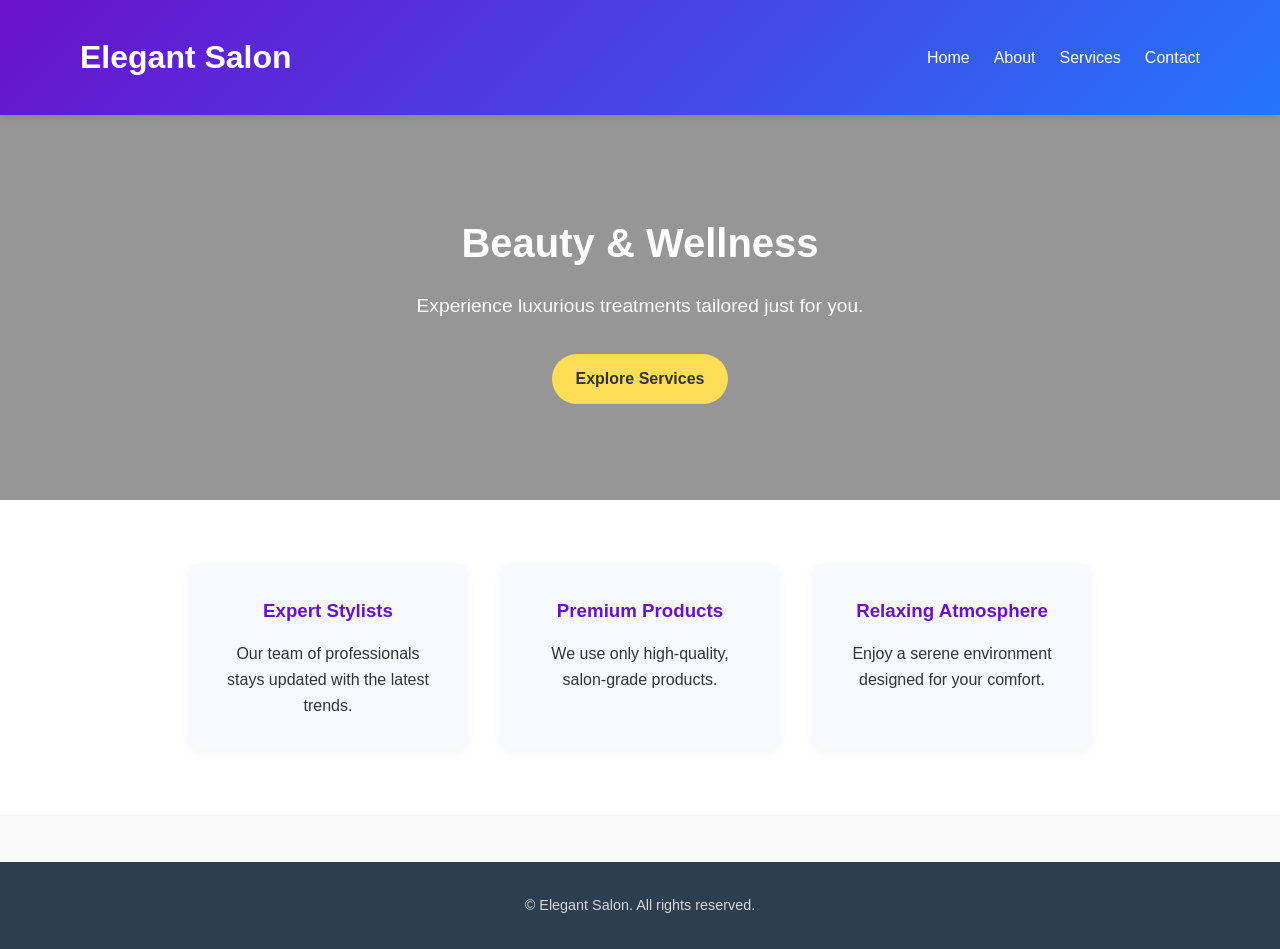
<file: index.html>
<!DOCTYPE html>
<html lang="en">
<head>
  <meta charset="UTF-8">
  <meta name="viewport" content="width=device-width, initial-scale=1.0">
  <title>Salon Website - Home</title>
  <link rel="stylesheet" href="style.css">
</head>
<body>
  <header>
    <div class="container">
      <h1>Elegant Salon</h1>
      <nav>
        <ul>
          <li><a href="index.html">Home</a></li>
          <li><a href="about.html">About</a></li>
          <li><a href="services.html">Services</a></li>
          <li><a href="contact.html">Contact</a></li>
        </ul>
      </nav>
    </div>
  </header>

  <section class="hero">
    <div class="container">
      <h2>Beauty & Wellness</h2>
      <p>Experience luxurious treatments tailored just for you.</p>
      <a href="services.html" class="btn">Explore Services</a>
    </div>
  </section>

  <section class="features">
    <div class="container">
      <div class="feature">
        <h3>Expert Stylists</h3>
        <p>Our team of professionals stays updated with the latest trends.</p>
      </div>
      <div class="feature">
        <h3>Premium Products</h3>
        <p>We use only high-quality, salon-grade products.</p>
      </div>
      <div class="feature">
        <h3>Relaxing Atmosphere</h3>
        <p>Enjoy a serene environment designed for your comfort.</p>
      </div>
    </div>
  </section>

  <footer>
    <div class="container">
      <p>&copy; <span id="year"></span> Elegant Salon. All rights reserved.</p>
    </div>
  </footer>

  <script src="script.js"></script>
</body>
</html>
</file>
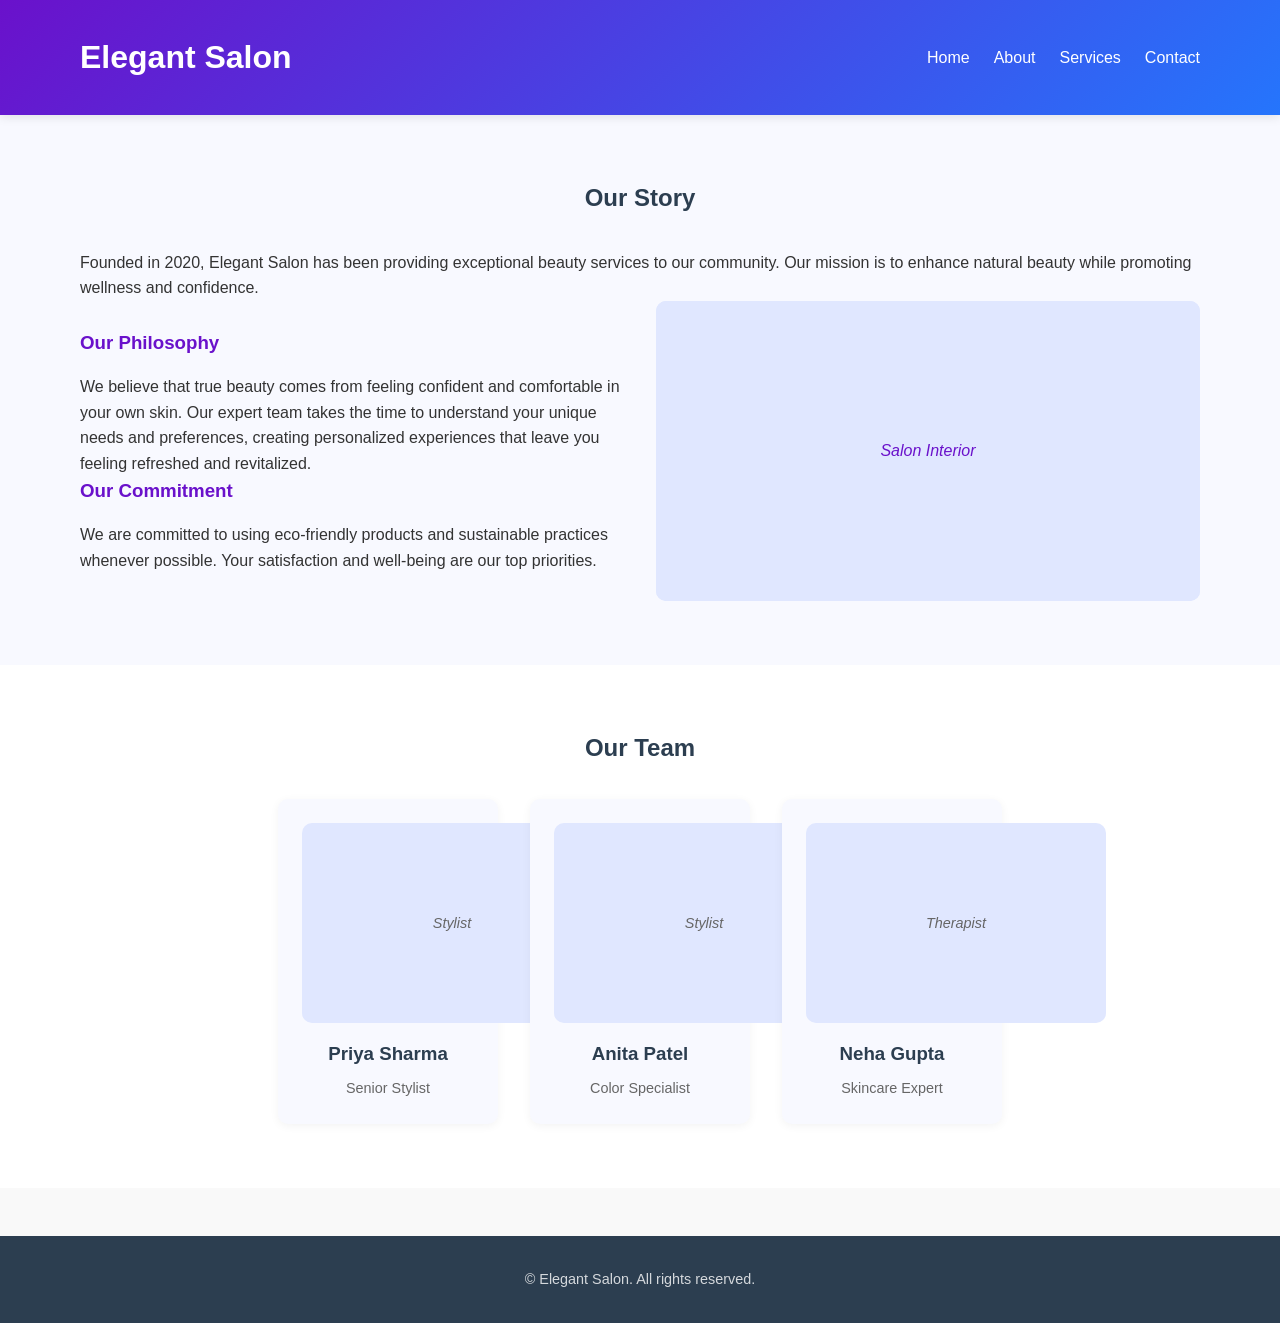
<file: about.html>
<!DOCTYPE html>
<html lang="en">
<head>
  <meta charset="UTF-8">
  <meta name="viewport" content="width=device-width, initial-scale=1.0">
  <title>About Us - Elegant Salon</title>
  <link rel="stylesheet" href="style.css">
</head>
<body>
  <header>
    <div class="container">
      <h1>Elegant Salon</h1>
      <nav>
        <ul>
          <li><a href="index.html">Home</a></li>
          <li><a href="about.html">About</a></li>
          <li><a href="services.html">Services</a></li>
          <li><a href="contact.html">Contact</a></li>
        </ul>
      </nav>
    </div>
  </header>

  <section class="about">
    <div class="container">
      <h2>Our Story</h2>
      <p>Founded in 2020, Elegant Salon has been providing exceptional beauty services to our community. Our mission is to enhance natural beauty while promoting wellness and confidence.</p>
      
      <div class="about-content">
        <div class="about-text">
          <h3>Our Philosophy</h3>
          <p>We believe that true beauty comes from feeling confident and comfortable in your own skin. Our expert team takes the time to understand your unique needs and preferences, creating personalized experiences that leave you feeling refreshed and revitalized.</p>
          
          <h3>Our Commitment</h3>
          <p>We are committed to using eco-friendly products and sustainable practices whenever possible. Your satisfaction and well-being are our top priorities.</p>
        </div>
        <div class="about-image">
          <!-- In a real implementation, this would be an actual image -->
          <div class="placeholder-image">
            <p>Salon Interior</p>
          </div>
        </div>
      </div>
    </div>
  </section>

  <section class="team">
    <div class="container">
      <h2>Our Team</h2>
      <div class="team-grid">
        <div class="team-member">
          <div class="placeholder-image">
            <p>Stylist</p>
          </div>
          <h3>Priya Sharma</h3>
          <p>Senior Stylist</p>
        </div>
        <div class="team-member">
          <div class="placeholder-image">
            <p>Stylist</p>
          </div>
          <h3>Anita Patel</h3>
          <p>Color Specialist</p>
        </div>
        <div class="team-member">
          <div class="placeholder-image">
            <p>Therapist</p>
          </div>
          <h3>Neha Gupta</h3>
          <p>Skincare Expert</p>
        </div>
      </div>
    </div>
  </section>

  <footer>
    <div class="container">
      <p>&copy; <span id="year"></span> Elegant Salon. All rights reserved.</p>
    </div>
  </footer>

  <script src="script.js"></script>
</body>
</html>
</file>
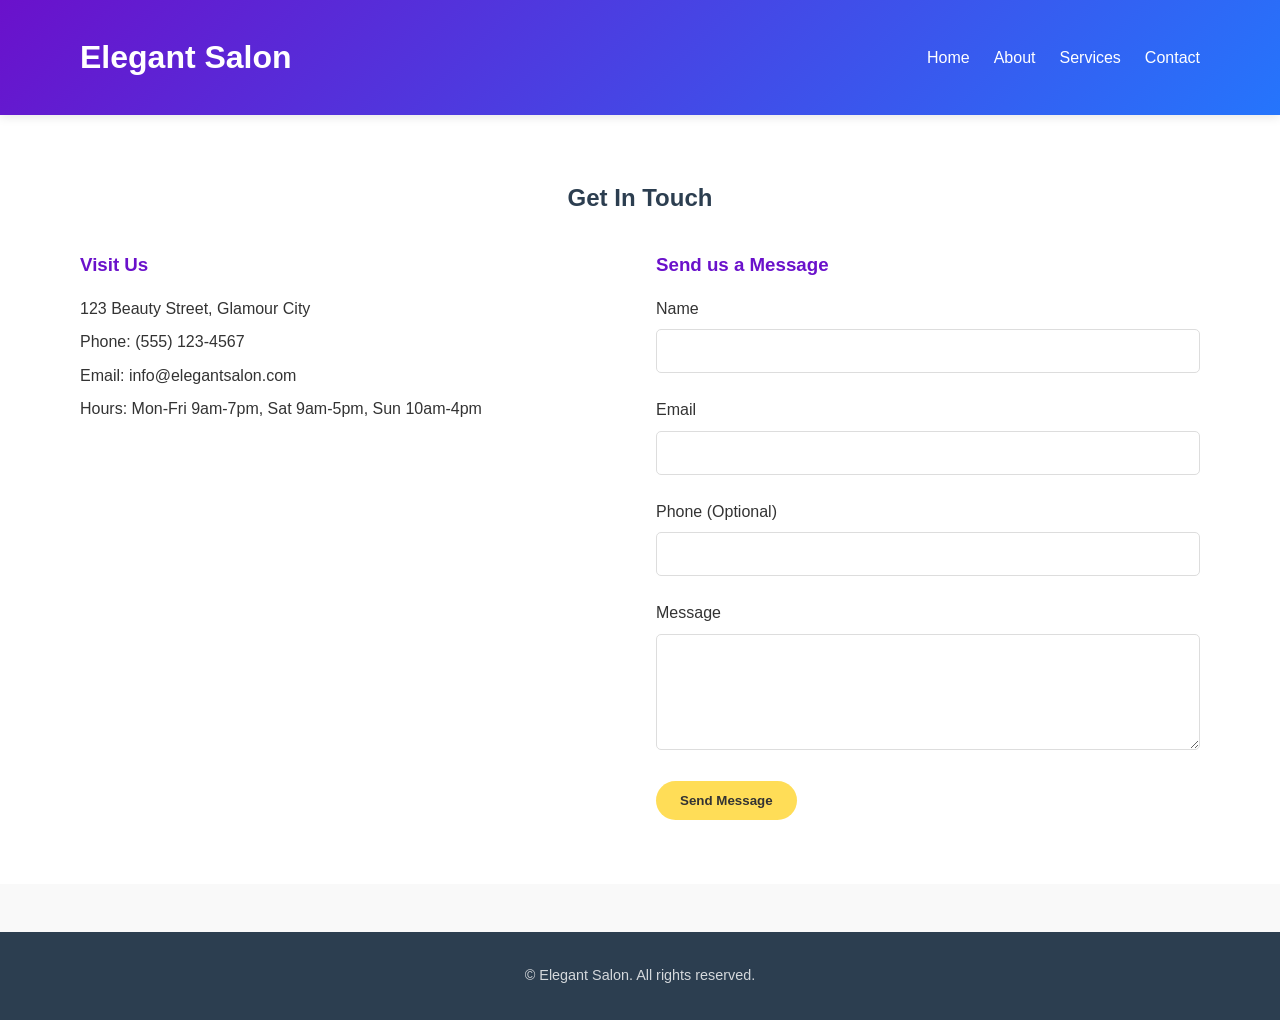
<file: contact.html>
<!DOCTYPE html>
<html lang="en">
<head>
  <meta charset="UTF-8">
  <meta name="viewport" content="width=device-width, initial-scale=1.0">
  <title>Contact - Elegant Salon</title>
  <link rel="stylesheet" href="style.css">
</head>
<body>
  <header>
    <div class="container">
      <h1>Elegant Salon</h1>
      <nav>
        <ul>
          <li><a href="index.html">Home</a></li>
          <li><a href="about.html">About</a></li>
          <li><a href="services.html">Services</a></li>
          <li><a href="contact.html">Contact</a></li>
        </ul>
      </nav>
    </div>
  </header>

  <section class="contact">
    <div class="container">
      <h2>Get In Touch</h2>
      <div class="contact-content">
        <div class="contact-info">
          <h3>Visit Us</h3>
          <p>123 Beauty Street, Glamour City</p>
          <p>Phone: (555) 123-4567</p>
          <p>Email: info@elegantsalon.com</p>
          <p>Hours: Mon-Fri 9am-7pm, Sat 9am-5pm, Sun 10am-4pm</p>
        </div>
        <div class="contact-form">
          <h3>Send us a Message</h3>
          <form id="contactForm">
            <div class="form-group">
              <label for="name">Name</label>
              <input type="text" id="name" name="name" required>
            </div>
            <div class="form-group">
              <label for="email">Email</label>
              <input type="email" id="email" name="email" required>
            </div>
            <div class="form-group">
              <label for="phone">Phone (Optional)</label>
              <input type="tel" id="phone" name="phone">
            </div>
            <div class="form-group">
              <label for="message">Message</label>
              <textarea id="message" name="message" rows="5" required></textarea>
            </div>
            <button type="submit" class="btn">Send Message</button>
          </form>
          <div id="formMessage" class="form-message"></div>
        </div>
      </div>
    </div>
  </section>

  <footer>
    <div class="container">
      <p>&copy; <span id="year"></span> Elegant Salon. All rights reserved.</p>
    </div>
  </footer>

  <script src="script.js"></script>
</body>
</html>
</file>
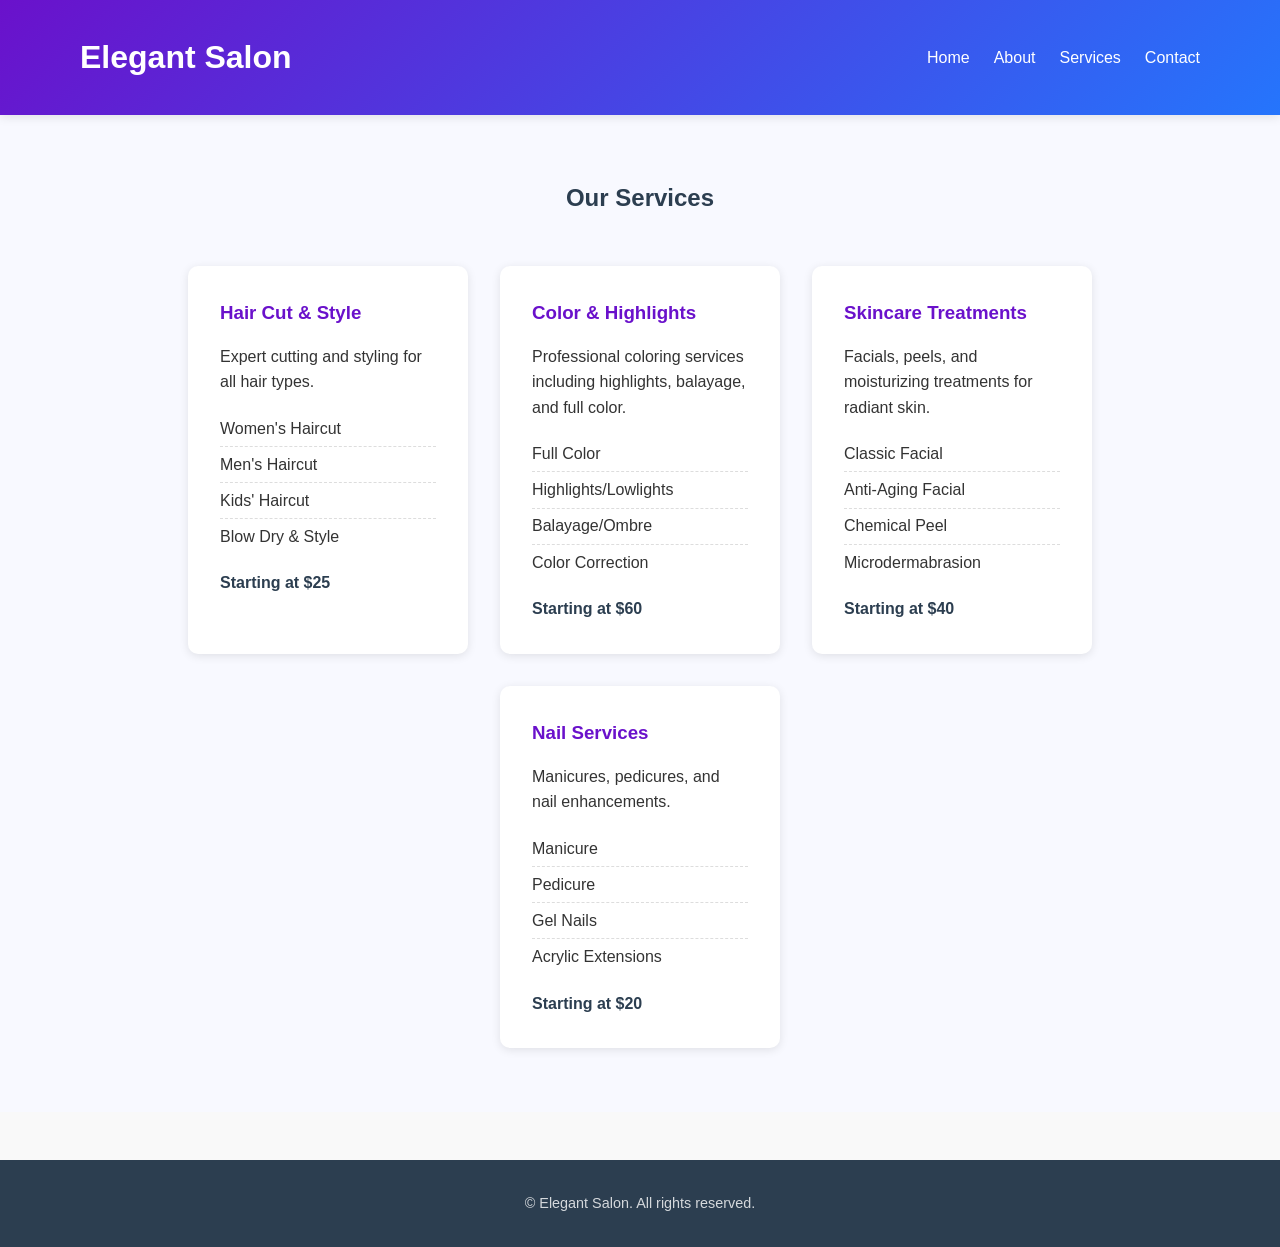
<file: services.html>
<!DOCTYPE html>
<html lang="en">
<head>
  <meta charset="UTF-8">
  <meta name="viewport" content="width=device-width, initial-scale=1.0">
  <title>Services - Elegant Salon</title>
  <link rel="stylesheet" href="style.css">
</head>
<body>
  <header>
    <div class="container">
      <h1>Elegant Salon</h1>
      <nav>
        <ul>
          <li><a href="index.html">Home</a></li>
          <li><a href="about.html">About</a></li>
          <li><a href="services.html">Services</a></li>
          <li><a href="contact.html">Contact</a></li>
        </ul>
      </nav>
    </div>
  </header>

  <section class="services">
    <div class="container">
      <h2>Our Services</h2>
      <div class="service-grid">
        <div class="service">
          <h3>Hair Cut &amp; Style</h3>
          <p>Expert cutting and styling for all hair types.</p>
          <ul>
            <li>Women's Haircut</li>
            <li>Men's Haircut</li>
            <li>Kids' Haircut</li>
            <li>Blow Dry &amp; Style</li>
          </ul>
          <p class="price">Starting at $25</p>
        </div>
        <div class="service">
          <h3>Color &amp; Highlights</h3>
          <p>Professional coloring services including highlights, balayage, and full color.</p>
          <ul>
            <li>Full Color</li>
            <li>Highlights/Lowlights</li>
            <li>Balayage/Ombre</li>
            <li>Color Correction</li>
          </ul>
          <p class="price">Starting at $60</p>
        </div>
        <div class="service">
          <h3>Skincare Treatments</h3>
          <p>Facials, peels, and moisturizing treatments for radiant skin.</p>
          <ul>
            <li>Classic Facial</li>
            <li>Anti-Aging Facial</li>
            <li>Chemical Peel</li>
            <li>Microdermabrasion</li>
          </ul>
          <p class="price">Starting at $40</p>
        </div>
        <div class="service">
          <h3>Nail Services</h3>
          <p>Manicures, pedicures, and nail enhancements.</p>
          <ul>
            <li>Manicure</li>
            <li>Pedicure</li>
            <li>Gel Nails</li>
            <li>Acrylic Extensions</li>
          </ul>
          <p class="price">Starting at $20</p>
        </div>
      </div>
    </div>
  </section>

  <footer>
    <div class="container">
      <p>&copy; <span id="year"></span> Elegant Salon. All rights reserved.</p>
    </div>
  </footer>

  <script src="script.js"></script>
</body>
</html>
</file>
<file: style.css>
/* Basic reset */
* {
  margin: 0;
  padding: 0;
  box-sizing: border-box;
}

body {
  font-family: 'Segoe UI', Tahoma, Geneva, Verdana, sans-serif;
  line-height: 1.6;
  color: #333;
  background-color: #f9f9f9;
}

/* Container */
.container {
  width: 90%;
  max-width: 1200px;
  margin: 0 auto;
  padding: 0 1rem;
}

/* Header */
header {
  background: #6a11cb;
  background: linear-gradient(135deg, #6a11cb, #2575fc);
  color: white;
  padding: 2rem 0;
  position: sticky;
  top: 0;
  z-index: 100;
  box-shadow: 0 2px 10px rgba(0,0,0,0.1);
}

header .container {
  display: flex;
  justify-content: space-between;
  align-items: center;
  flex-wrap: wrap;
}

header h1 {
  font-size: 2rem;
  margin: 0;
}

header nav ul {
  display: flex;
  list-style: none;
  gap: 1.5rem;
}

header nav ul li a {
  color: white;
  text-decoration: none;
  font-weight: 500;
  transition: color 0.3s;
}

header nav ul li a:hover {
  color: #ffdd57;
}

/* Hero section */
.hero {
  background: url('https://images.unsplash.com/photo-1556228720-21d309f4c667?ixlib=rb-1.2.1&auto=format&fit=crop&w=1350&q=80') center/cover no-repeat;
  color: white;
  text-align: center;
  padding: 6rem 0;
  position: relative;
}

.hero::after {
  content: '';
  position: absolute;
  top: 0;
  left: 0;
  width: 100%;
  height: 100%;
  background: rgba(0,0,0,0.4);
}

.hero .container {
  position: relative;
  z-index: 1;
}

.hero h2 {
  font-size: 2.5rem;
  margin-bottom: 1rem;
}

.hero p {
  font-size: 1.2rem;
  margin-bottom: 2rem;
  max-width: 600px;
  margin-left: auto;
  margin-right: auto;
}

.btn {
  display: inline-block;
  background: #ffdd57;
  color: #333;
  padding: 0.75rem 1.5rem;
  border-radius: 30px;
  text-decoration: none;
  font-weight: 600;
  transition: all 0.3s;
  border: none;
  cursor: pointer;
}

.btn:hover {
  background: #ffed80;
  transform: translateY(-3px);
  box-shadow: 0 4px 15px rgba(0,0,0,0.2);
}

/* Features section */
.features {
  padding: 4rem 0;
  background-color: #fff;
}

.features h2 {
  text-align: center;
  margin-bottom: 3rem;
  color: #2c3e50;
}

.features .container {
  display: flex;
  flex-wrap: wrap;
  gap: 2rem;
  justify-content: center;
}

.feature {
  background: #f8f9ff;
  border-radius: 10px;
  padding: 2rem;
  text-align: center;
  width: 280px;
  box-shadow: 0 2px 10px rgba(0,0,0,0.05);
  transition: transform 0.3s, box-shadow 0.3s;
}

.feature:hover {
  transform: translateY(-5px);
  box-shadow: 0 5px 20px rgba(0,0,0,0.1);
}

.feature h3 {
  color: #6a11cb;
  margin-bottom: 1rem;
}

/* About section */
.about {
  padding: 4rem 0;
  background-color: #f8f9ff;
}

.about h2,
.team h2 {
  text-align: center;
  margin-bottom: 2rem;
  color: #2c3e50;
}

.about-content {
  display: flex;
  flex-wrap: wrap;
  gap: 2rem;
  align-items: center;
}

.about-text {
  flex: 1;
  min-width: 300px;
}

.about-text h3 {
  color: #6a11cb;
  margin-bottom: 1rem;
}

.about-image,
.placeholder-image {
  flex: 1;
  min-width: 300px;
  height: 300px;
  background: #e0e7ff;
  border-radius: 10px;
  display: flex;
  align-items: center;
  justify-content: center;
  color: #6a11cb;
  font-style: italic;
}

/* Team section */
.team {
  padding: 4rem 0;
  background-color: #fff;
}

.team-grid {
  display: flex;
  flex-wrap: wrap;
  gap: 2rem;
  justify-content: center;
}

.team-member {
  text-align: center;
  background: #f8f9ff;
  border-radius: 10px;
  padding: 1.5rem;
  width: 220px;
  box-shadow: 0 2px 10px rgba(0,0,0,0.05);
}

.team-member .placeholder-image {
  width: 100%;
  height: 200px;
  background: #e0e7ff;
  border-radius: 10px;
  margin-bottom: 1rem;
  display: flex;
  align-items: center;
  justify-content: center;
  color: #6a11cb;
  font-style: italic;
}

.team-member h3 {
  color: #2c3e50;
  margin: 0.5rem 0;
}

.team-member p {
  color: #666;
  font-size: 0.9rem;
}

/* Services section */
.services {
  padding: 4rem 0;
  background-color: #f8f9ff;
}

.services h2 {
  text-align: center;
  margin-bottom: 3rem;
  color: #2c3e50;
}

.service-grid {
  display: flex;
  flex-wrap: wrap;
  gap: 2rem;
  justify-content: center;
}

.service {
  background: white;
  border-radius: 10px;
  box-shadow: 0 2px 10px rgba(0,0,0,0.1);
  padding: 2rem;
  width: 280px;
  transition: transform 0.3s, box-shadow 0.3s;
}

.service:hover {
  transform: translateY(-5px);
  box-shadow: 0 5px 20px rgba(0,0,0,0.15);
}

.service h3 {
  color: #6a11cb;
  margin-bottom: 1rem;
}

.service ul {
  list-style: none;
  padding: 0;
  margin: 1rem 0;
}

.service ul li {
  padding: 0.3rem 0;
  border-bottom: 1px dashed #ddd;
}

.service ul li:last-child {
  border-bottom: none;
}

.price {
  font-weight: 600;
  color: #2c3e50;
  margin-top: 1rem;
  display: block;
}

/* Contact section */
.contact {
  padding: 4rem 0;
  background-color: #fff;
}

.contact h2 {
  text-align: center;
  margin-bottom: 2rem;
  color: #2c3e50;
}

.contact-content {
  display: flex;
  flex-wrap: wrap;
  gap: 2rem;
  align-items: start;
}

.contact-info,
.contact-form {
  flex: 1;
  min-width: 300px;
}

.contact-info h3,
.contact-form h3 {
  color: #6a11cb;
  margin-bottom: 1rem;
}

.contact-info p {
  margin: 0.5rem 0;
  line-height: 1.6;
}

.form-group {
  margin-bottom: 1.5rem;
}

.form-group label {
  display: block;
  margin-bottom: 0.5rem;
  font-weight: 500;
}

.form-group input,
.form-group textarea {
  width: 100%;
  padding: 0.75rem;
  border: 1px solid #ddd;
  border-radius: 5px;
  font-family: inherit;
  font-size: 1rem;
}

.form-group input:focus,
.form-group textarea:focus {
  outline: none;
  border-color: #6a11cb;
  box-shadow: 0 0 0 2px rgba(106,17,203,0.2);
}

.form-message {
  margin-top: 1rem;
  padding: 0.75rem;
  border-radius: 5px;
  display: none;
}

.form-message.success {
  background: #d4edda;
  color: #155724;
  border: 1px solid #c3e6cb;
}

.form-message.error {
  background: #f8d7da;
  color: #721c24;
  border: 1px solid #f5c6cb;
}

/* Footer */
footer {
  background: #2c3e50;
  color: #fff;
  text-align: center;
  padding: 2rem 0;
  margin-top: 3rem;
}

footer p {
  margin: 0;
  font-size: 0.9rem;
  opacity: 0.8;
}

/* Responsive */
@media (max-width: 768px) {
  header .container {
    flex-direction: column;
    gap: 1.5rem;
    text-align: center;
  }
  
  header nav ul {
    justify-content: center;
  }
  
  .hero {
    padding: 4rem 0;
  }
  
  .hero h2 {
    font-size: 2rem;
  }
  
  .about-content,
  .contact-content {
    flex-direction: column;
  }
  
  .service-grid {
    justify-content: center;
  }
  
  .service {
    margin: 0 auto;
  }
}

@media (max-width: 480px) {
  .hero h2 {
    font-size: 1.75rem;
  }
  
  .hero p {
    font-size: 1rem;
  }
  
  .features .container,
  .team-grid {
    flex-direction: column;
    align-items: center;
  }
  
  .feature,
  .team-member {
    width: 80%;
    margin: 0 auto;
  }
  
  .service {
    width: 90%;
  }
}
</file>
